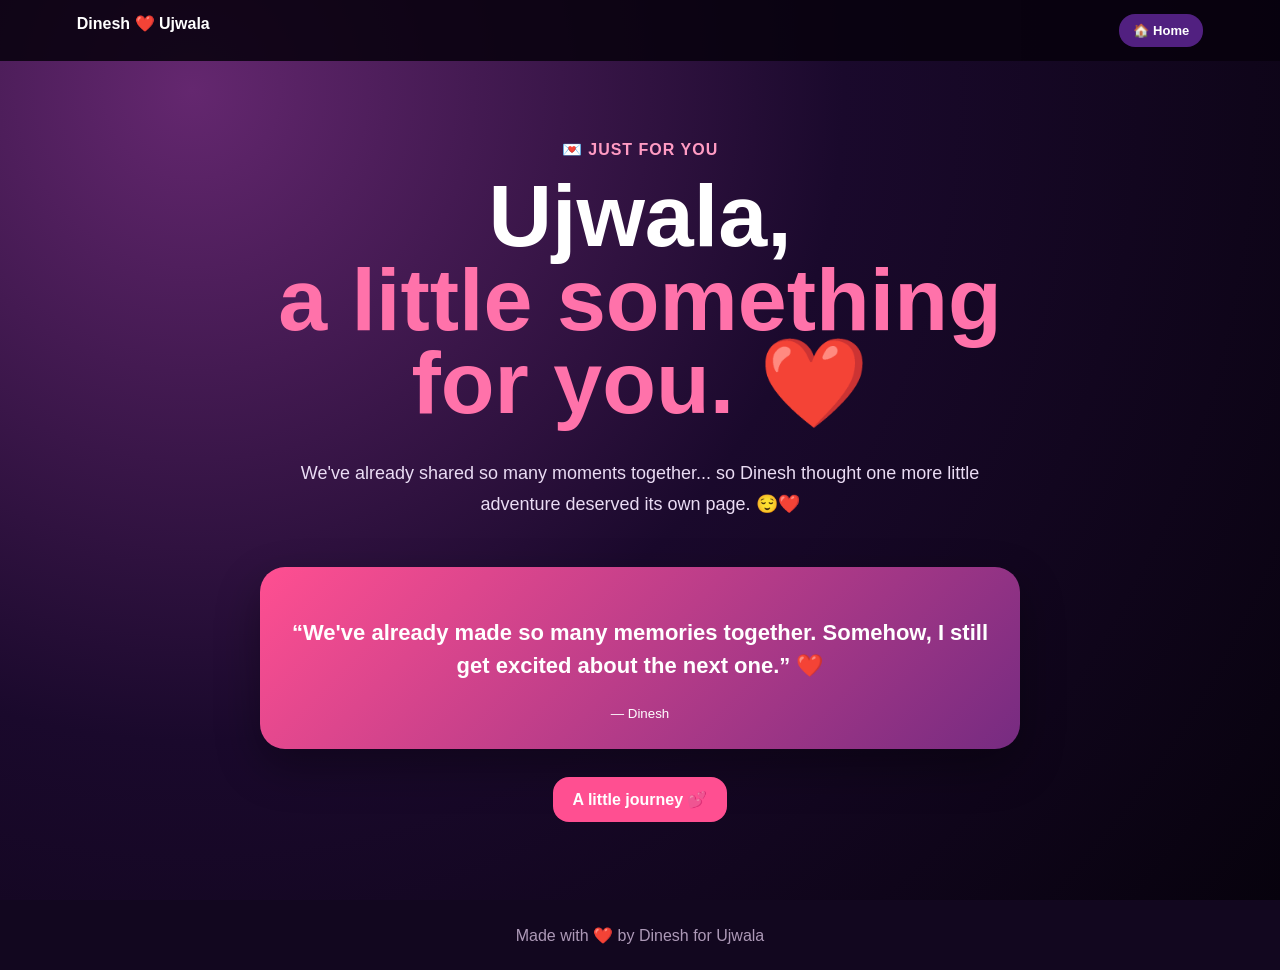
<file: index.html>
<!doctype html><html><head><meta charset="utf-8"><meta name="viewport" content="width=device-width,initial-scale=1"><title>Dinesh ❤️ Ujwala</title><link rel="stylesheet" href="style.css"></head><body><nav><a class="logo" href="index.html">Dinesh <span class="pink">❤️</span> Ujwala</a><a class="navbtn" href="index.html">🏠 Home</a></nav><main class="page"><section class="hero"><div class="kicker">💌 JUST FOR YOU</div><h1>Ujwala,<br><span class="pink">a little something for you. ❤️</span></h1><p class="lead">We've already shared so many moments together... so Dinesh thought one more little adventure deserved its own page. 😌❤️</p><div class="quote"><p>“We've already made so many memories together. Somehow, I still get excited about the next one.” ❤️</p><small>— Dinesh</small></div><a class="btn" href="reasons.html">A little journey 💕</a></section></main><footer>Made with ❤️ by Dinesh for Ujwala</footer><script></script></body></html>
</file>
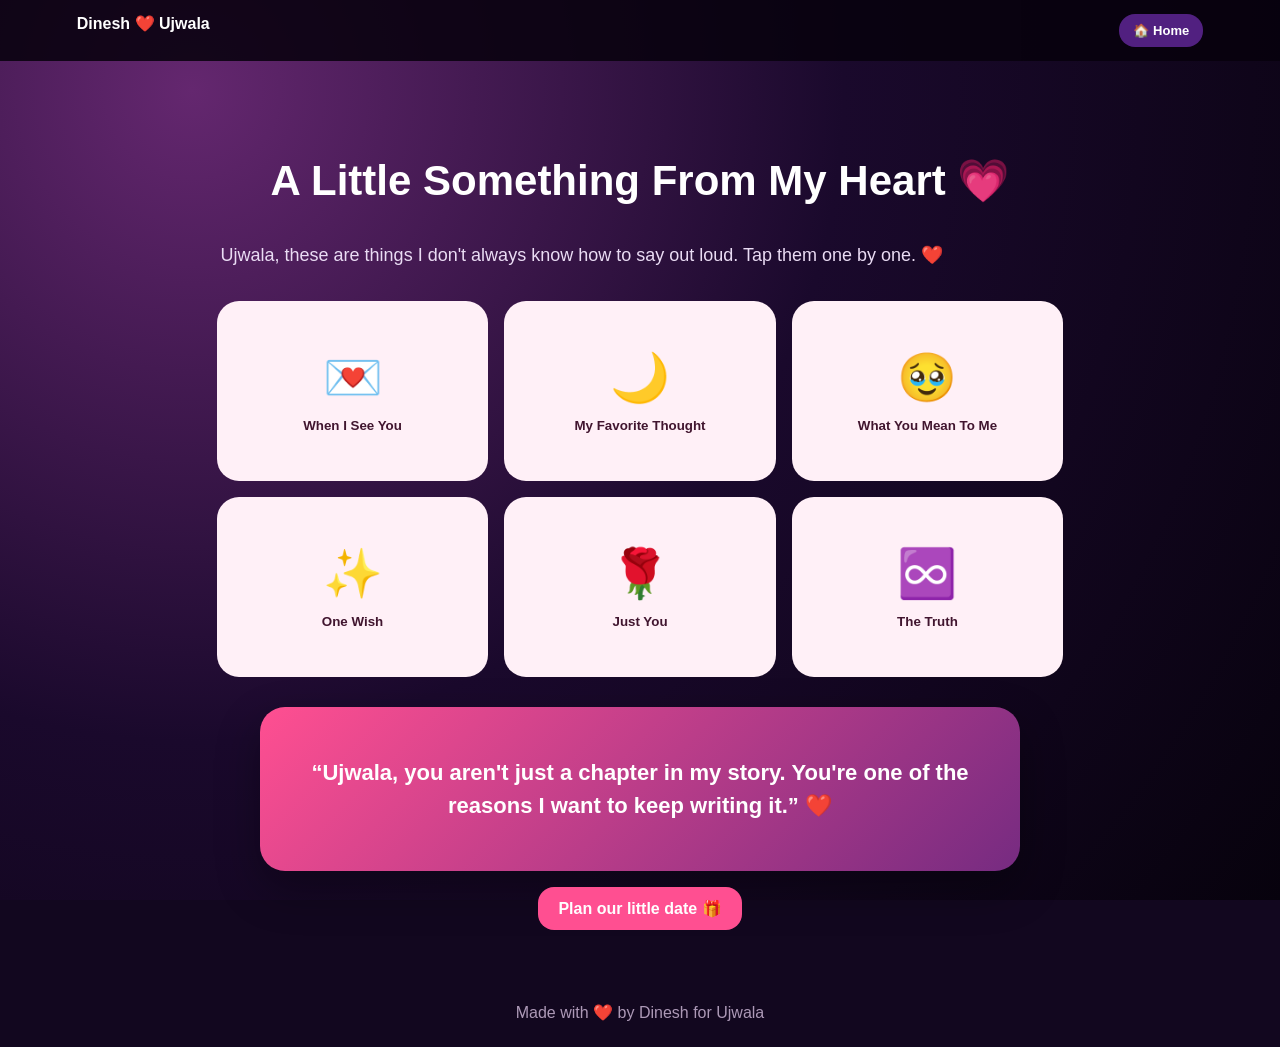
<file: heart.html>
<!doctype html><html><head><meta charset="utf-8"><meta name="viewport" content="width=device-width,initial-scale=1"><title>A Little From My Heart</title><link rel="stylesheet" href="style.css"></head><body><nav><a class="logo" href="index.html">Dinesh <span class="pink">❤️</span> Ujwala</a><a class="navbtn" href="index.html">🏠 Home</a></nav><main class="page"><h2>A Little Something From My Heart 💗</h2><p class="lead">Ujwala, these are things I don't always know how to say out loud. Tap them one by one. ❤️</p><div class="cards"><button class="card" data-m="There are people who make you smile when you talk to them. And then there's you — you make me smile just by seeing your name."><span class="emoji">💌</span>When I See You</button><button class="card" data-m="No matter how busy my day gets, somehow my mind always finds a little moment to think about you."><span class="emoji">🌙</span>My Favorite Thought</button><button class="card" data-m="You became someone I look forward to, someone I miss, and someone I want beside me."><span class="emoji">🥹</span>What You Mean To Me</button><button class="card" data-m="My wish isn't for a perfect life. It's for many ordinary days together that become our favorite memories."><span class="emoji">✨</span>One Wish</button><button class="card" data-m="I don't need an elaborate reason to choose you. My heart already did. ❤️"><span class="emoji">🌹</span>Just You</button><button class="card" data-m="I don't know what every tomorrow will bring. But I know I'd love to have you somewhere in all of them. ❤️"><span class="emoji">♾️</span>The Truth</button></div><div id="h" class="reveal"></div><div class="quote"><p>“Ujwala, you aren't just a chapter in my story. You're one of the reasons I want to keep writing it.” ❤️</p></div><div style="text-align:center"><a class="btn" href="surprise.html">Plan our little date 🎁</a></div></main><footer>Made with ❤️ by Dinesh for Ujwala</footer><script>function showReveal(el,msg){el.style.display="block";el.textContent=msg;setTimeout(function(){el.scrollIntoView({behavior:"smooth",block:"center"})},60)}document.querySelectorAll(".card").forEach(c=>c.onclick=()=>showReveal(h,c.dataset.m));</script></body></html>
</file>
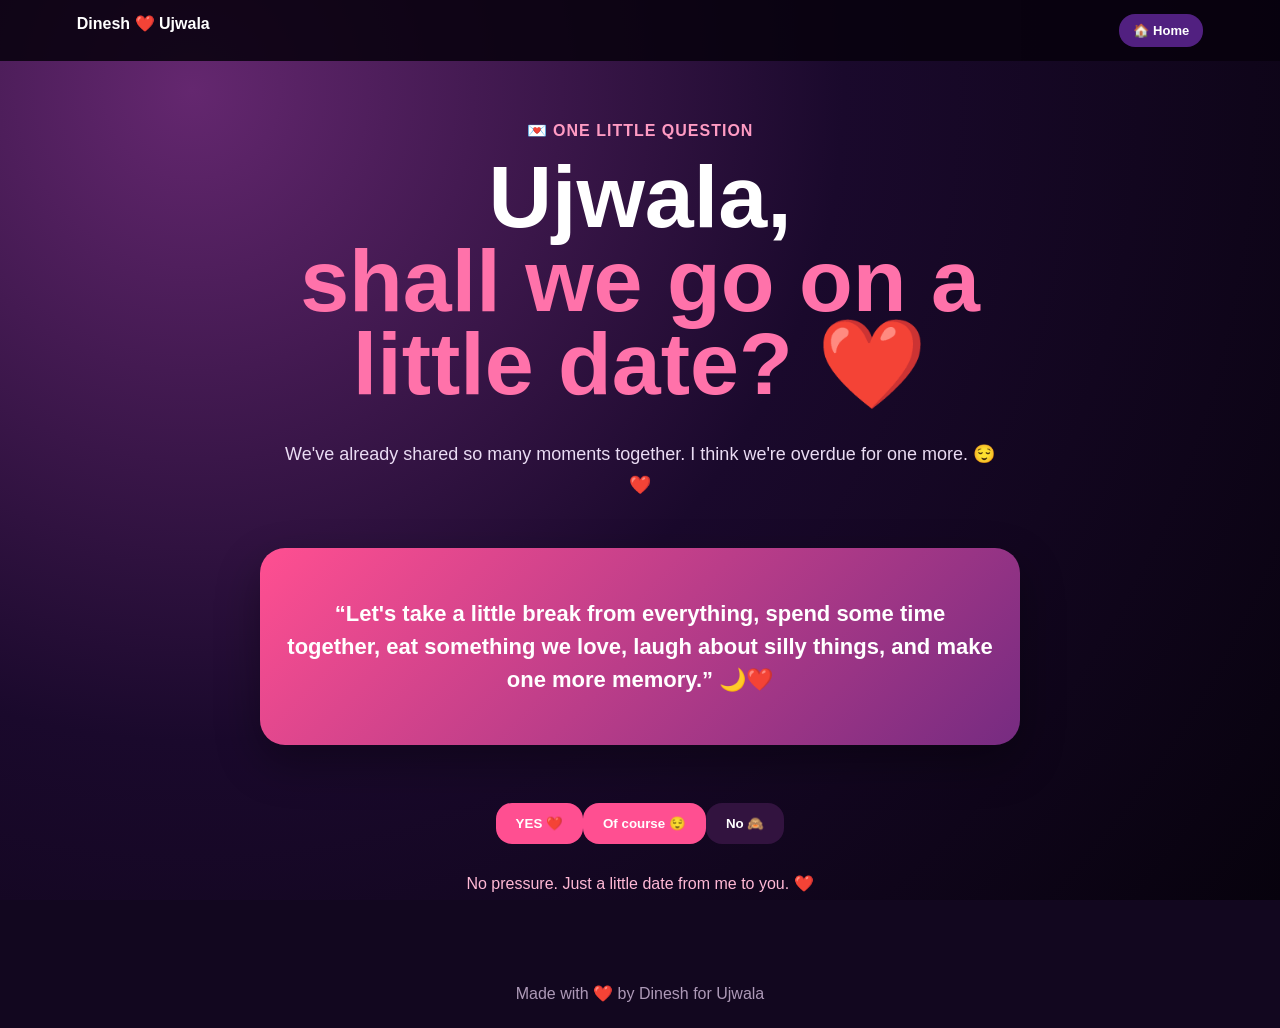
<file: question.html>
<!doctype html><html><head><meta charset="utf-8"><meta name="viewport" content="width=device-width,initial-scale=1"><title>Our Next Little Date</title><link rel="stylesheet" href="style.css"></head><body><nav><a class="logo" href="index.html">Dinesh <span class="pink">❤️</span> Ujwala</a><a class="navbtn" href="index.html">🏠 Home</a></nav><main class="page"><section class="hero"><div class="kicker">💌 ONE LITTLE QUESTION</div><h1>Ujwala,<br><span class="pink">shall we go on a little date? ❤️</span></h1><p class="lead">We've already shared so many moments together. I think we're overdue for one more. 😌❤️</p><div class="quote"><p>“Let's take a little break from everything, spend some time together, eat something we love, laugh about silly things, and make one more memory.” 🌙❤️</p></div><div class="choices"><button id="yes" class="btn">YES ❤️</button><button id="maybe" class="btn secondary">Of course 😌</button><button id="no" class="btn no">No 🙈</button></div><div id="note" class="note">No pressure. Just a little date from me to you. ❤️</div></section></main><footer>Made with ❤️ by Dinesh for Ujwala</footer><script>function dodge(){no.style.position="fixed";no.style.zIndex="40";no.style.left=10+Math.random()*75+"%";no.style.top=15+Math.random()*70+"%";note.textContent="🙈 That button seems to be running away from destiny."}no.onmouseenter=dodge;no.ontouchstart=e=>{e.preventDefault();dodge()};no.onclick=e=>{e.preventDefault();dodge()};maybe.onclick=()=>{note.textContent="That's the answer I was hoping for. 🥹❤️"};yes.onclick=()=>location.href="yes.html";</script></body></html>
</file>
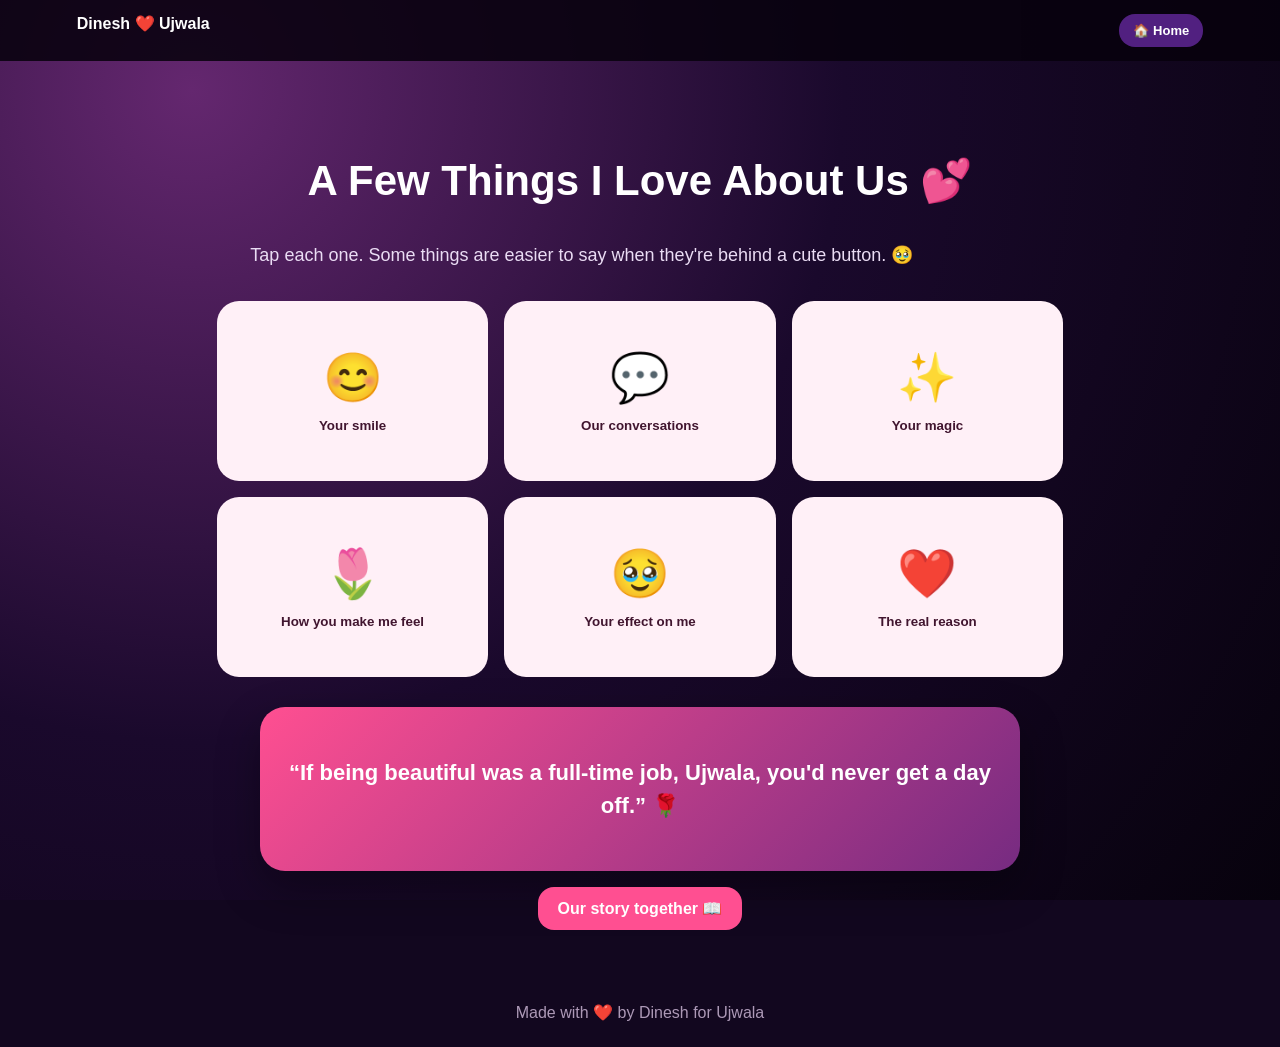
<file: reasons.html>
<!doctype html><html><head><meta charset="utf-8"><meta name="viewport" content="width=device-width,initial-scale=1"><title>A Few Things I Love About Us</title><link rel="stylesheet" href="style.css"></head><body><nav><a class="logo" href="index.html">Dinesh <span class="pink">❤️</span> Ujwala</a><a class="navbtn" href="index.html">🏠 Home</a></nav><main class="page"><h2>A Few Things I Love About Us 💕</h2><p class="lead">Tap each one. Some things are easier to say when they're behind a cute button. 🥹</p><div class="cards"><button class="card" data-m="Your smile has a completely unfair effect on me. One smile from you and suddenly my whole day feels better. ❤️"><span class="emoji">😊</span>Your smile</button><button class="card" data-m="I can talk to you for hours and still not want the conversation to end. 💬"><span class="emoji">💬</span>Our conversations</button><button class="card" data-m="You have a beautiful way of making ordinary moments feel like memories I want to keep. ✨"><span class="emoji">✨</span>Your magic</button><button class="card" data-m="I love how comfortable I feel being myself around you. 🤍"><span class="emoji">🌷</span>How you make me feel</button><button class="card" data-m="Sometimes I smile just because I thought of you. You really have no idea what you do to me. 🥹"><span class="emoji">🥹</span>Your effect on me</button><button class="card" data-m="The simplest answer is also the most honest one: you're Ujwala. And my heart chose you. ❤️"><span class="emoji">❤️</span>The real reason</button></div><div id="r" class="reveal"></div><div class="quote"><p>“If being beautiful was a full-time job, Ujwala, you'd never get a day off.” 🌹</p></div><div style="text-align:center"><a class="btn" href="story.html">Our story together 📖</a></div></main><footer>Made with ❤️ by Dinesh for Ujwala</footer><script>function showReveal(el,msg){el.style.display="block";el.textContent=msg;setTimeout(function(){el.scrollIntoView({behavior:"smooth",block:"center"})},60)}document.querySelectorAll(".card").forEach(c=>c.onclick=()=>showReveal(r,c.dataset.m));</script></body></html>
</file>
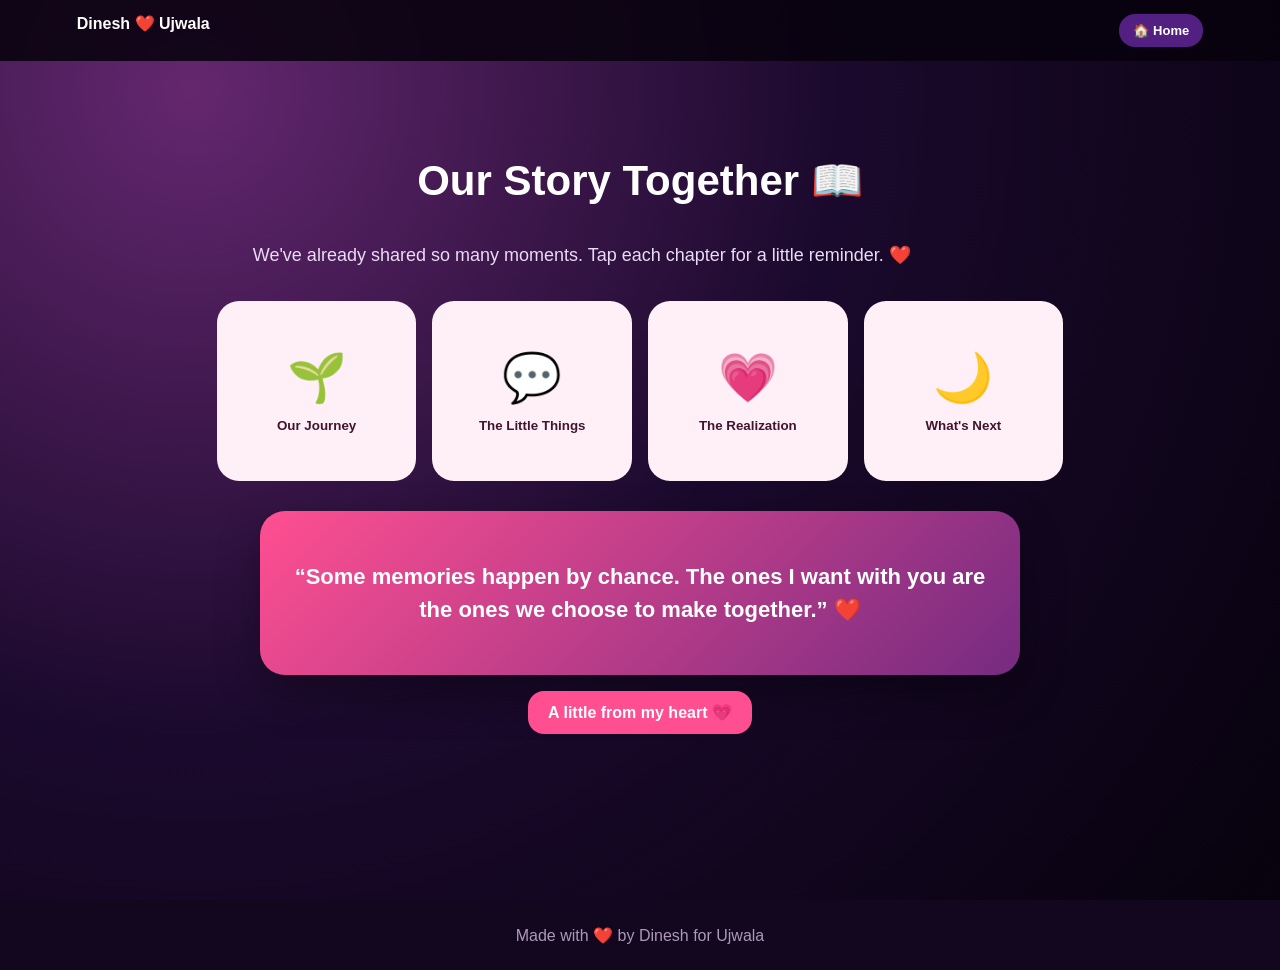
<file: story.html>
<!doctype html><html><head><meta charset="utf-8"><meta name="viewport" content="width=device-width,initial-scale=1"><title>Our Story Together</title><link rel="stylesheet" href="style.css"></head><body><nav><a class="logo" href="index.html">Dinesh <span class="pink">❤️</span> Ujwala</a><a class="navbtn" href="index.html">🏠 Home</a></nav><main class="page"><h2>Our Story Together 📖</h2><p class="lead">We've already shared so many moments. Tap each chapter for a little reminder. ❤️</p><div class="timeline"><button class="memory" data-m="Somewhere along the way, talking to you became one of the little things I looked forward to most."><span class="memoji">🌱</span>Our Journey</button><button class="memory" data-m="The conversations, laughter, teasing and tiny moments slowly became some of my favorite things."><span class="memoji">💬</span>The Little Things</button><button class="memory" data-m="One day I realized I wasn't just enjoying your company. I was genuinely missing you when you weren't around. 🥹"><span class="memoji">💗</span>The Realization</button><button class="memory" data-m="And now I want to keep making memories with you, not just remembering the old ones. ❤️"><span class="memoji">🌙</span>What's Next</button></div><div id="s" class="reveal"></div><div class="quote"><p>“Some memories happen by chance. The ones I want with you are the ones we choose to make together.” ❤️</p></div><div style="text-align:center"><a class="btn" href="heart.html">A little from my heart 💗</a></div></main><footer>Made with ❤️ by Dinesh for Ujwala</footer><script>function showReveal(el,msg){el.style.display="block";el.textContent=msg;setTimeout(function(){el.scrollIntoView({behavior:"smooth",block:"center"})},60)}document.querySelectorAll(".memory").forEach(c=>c.onclick=()=>showReveal(s,c.dataset.m));</script></body></html>
</file>
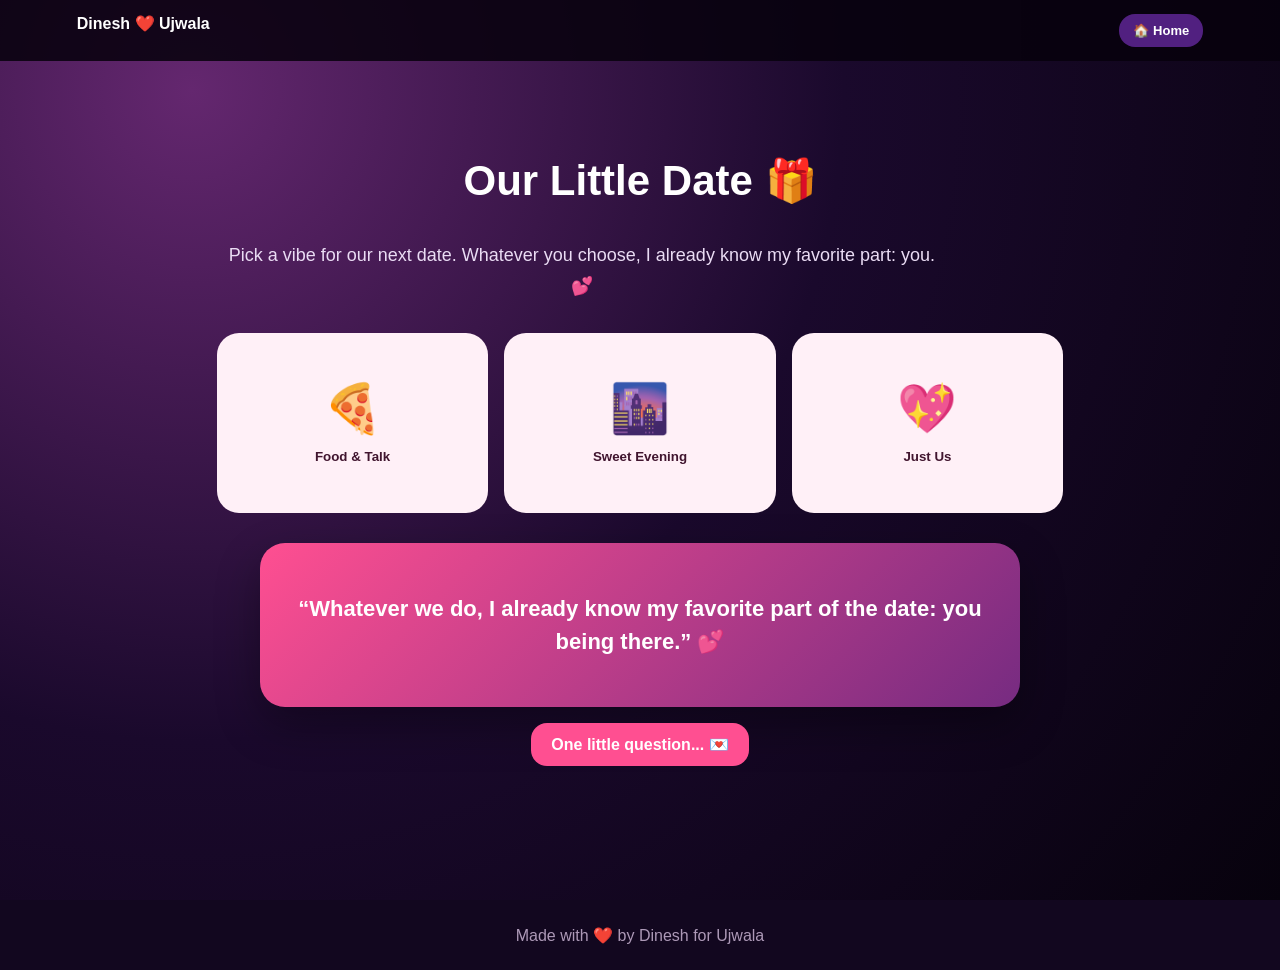
<file: surprise.html>
<!doctype html><html><head><meta charset="utf-8"><meta name="viewport" content="width=device-width,initial-scale=1"><title>Our Little Date</title><link rel="stylesheet" href="style.css"></head><body><nav><a class="logo" href="index.html">Dinesh <span class="pink">❤️</span> Ujwala</a><a class="navbtn" href="index.html">🏠 Home</a></nav><main class="page"><h2>Our Little Date 🎁</h2><p class="lead">Pick a vibe for our next date. Whatever you choose, I already know my favorite part: you. 💕</p><div class="mystery"><button class="box" data-m="🍕 Good food, comfortable conversations and absolutely no sharing of dessert. Okay... maybe a little. 😌"><span>🍕</span>Food & Talk</button><button class="box" data-m="🌆 A slow evening, a little walk, lots of talking and one of those moments where neither of us wants to go home."><span>🌆</span>Sweet Evening</button><button class="box" data-m="💖 Something simple: you, me, lots of smiles and one more memory we'll keep."><span>💖</span>Just Us</button></div><div id="x" class="reveal"></div><div class="quote"><p>“Whatever we do, I already know my favorite part of the date: you being there.” 💕</p></div><div style="text-align:center"><a class="btn" href="question.html">One little question... 💌</a></div></main><footer>Made with ❤️ by Dinesh for Ujwala</footer><script>function showReveal(el,msg){el.style.display="block";el.textContent=msg;setTimeout(function(){el.scrollIntoView({behavior:"smooth",block:"center"})},60)}document.querySelectorAll(".box").forEach(c=>c.onclick=()=>showReveal(x,c.dataset.m));</script></body></html>
</file>
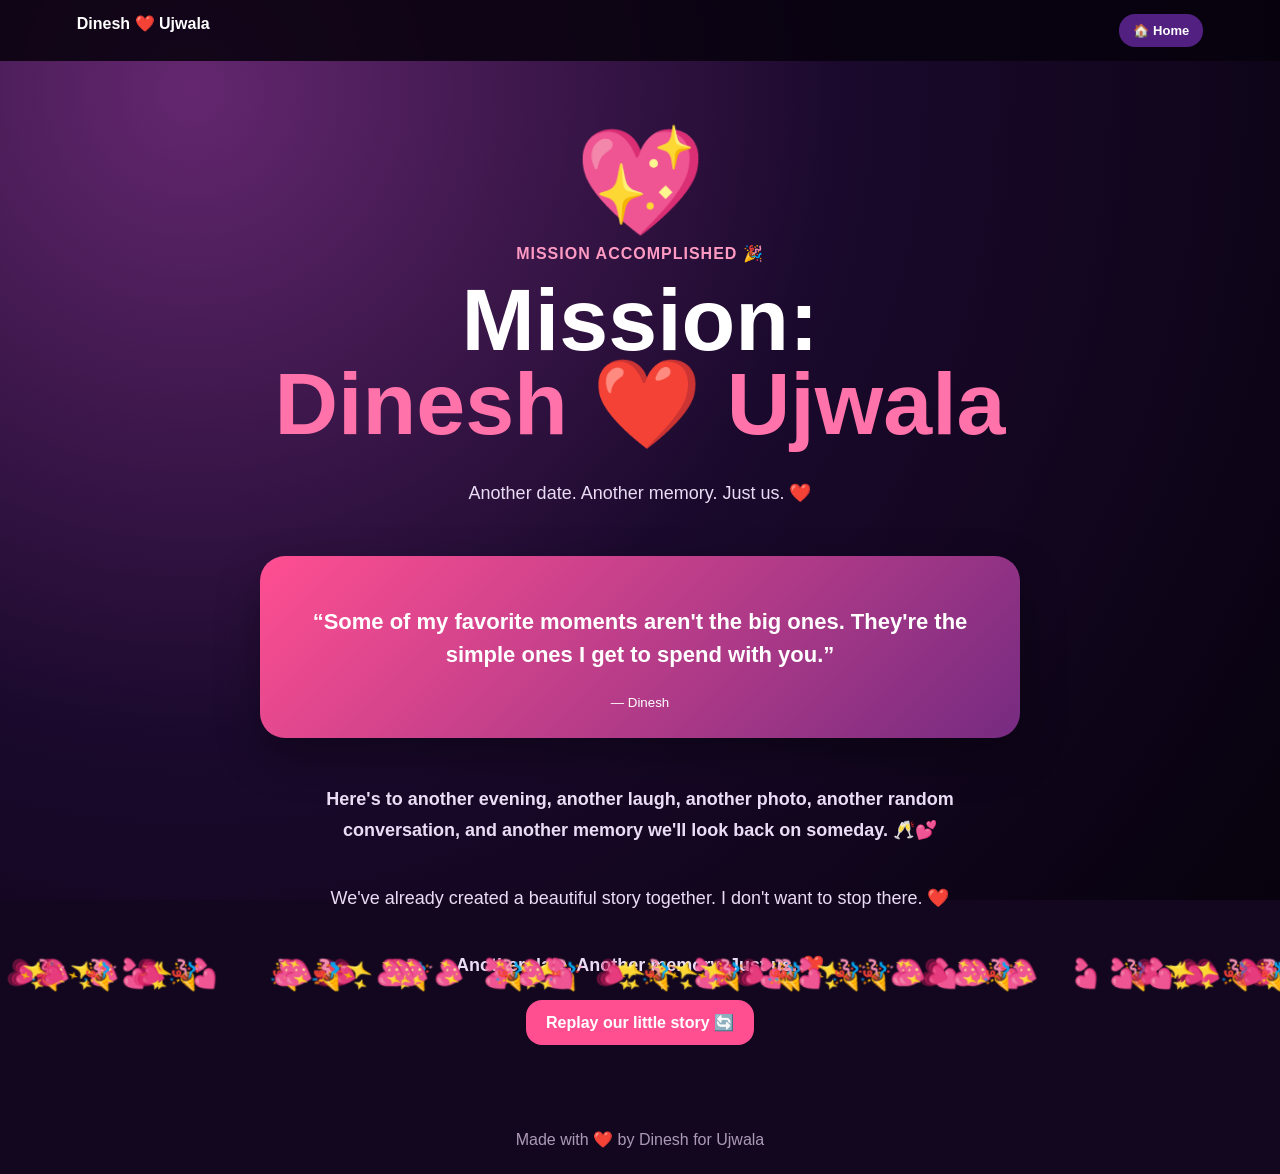
<file: yes.html>
<!doctype html><html><head><meta charset="utf-8"><meta name="viewport" content="width=device-width,initial-scale=1"><title>Mission: Dinesh ❤️ Ujwala</title><link rel="stylesheet" href="style.css"></head><body><nav><a class="logo" href="index.html">Dinesh <span class="pink">❤️</span> Ujwala</a><a class="navbtn" href="index.html">🏠 Home</a></nav><main class="page"><section class="hero"><div class="heart">💖</div><div class="kicker">MISSION ACCOMPLISHED 🎉</div><h1>Mission:<br><span class="pink">Dinesh ❤️ Ujwala</span></h1><p class="lead">Another date. Another memory. Just us. ❤️</p><div class="quote"><p>“Some of my favorite moments aren't the big ones. They're the simple ones I get to spend with you.”</p><small>— Dinesh</small></div><p class="lead"><b>Here's to another evening, another laugh, another photo, another random conversation, and another memory we'll look back on someday. 🥂💕</b></p><p class="lead">We've already created a beautiful story together. I don't want to stop there. ❤️</p><p class="lead"><b>Another date. Another memory. Just us. ❤️</b></p><a class="btn" href="index.html">Replay our little story 🔄</a></section></main><footer>Made with ❤️ by Dinesh for Ujwala</footer><script>for(let i=0;i<90;i++){let c=document.createElement("span");c.className="conf";c.textContent=["💖","💕","✨","🎉","💗"][Math.floor(Math.random()*5)];c.style.left=Math.random()*100+"%";c.style.animationDelay=Math.random()*2+"s";document.body.appendChild(c)}</script></body></html>
</file>
<file: style.css>
*{box-sizing:border-box}body{margin:0;font-family:Arial,sans-serif;background:#12071f;color:#fff;min-height:100vh}body:before{content:"";position:fixed;inset:0;z-index:-1;background:radial-gradient(circle at 15% 10%,#64276f,#1a092c 48%,#07020d)}nav{position:sticky;top:0;z-index:5;padding:14px 6%;display:flex;justify-content:space-between;background:#08020ddd}.logo{font-weight:800;text-decoration:none;color:white}.pink{color:#ff72aa}.navbtn,.btn{border:0;border-radius:16px;padding:13px 20px;font-weight:800;color:white;background:#ff4f91;text-decoration:none;cursor:pointer}.navbtn{padding:9px 14px;background:#512080;font-size:13px}.page{max-width:1000px;margin:auto;padding:60px 6%;min-height:calc(100vh - 60px)}.hero{min-height:80vh;display:flex;flex-direction:column;align-items:center;justify-content:center;text-align:center}.kicker{color:#ff9bc3;font-weight:800;letter-spacing:1px}h1{font-size:clamp(46px,8vw,88px);line-height:.95;margin:15px 0}h2{text-align:center;font-size:42px}.lead{max-width:730px;text-align:center;color:#eadcf4;font-size:18px;line-height:1.75}.quote{max-width:760px;margin:28px auto;padding:27px;border-radius:25px;background:linear-gradient(135deg,#ff4f91,#762b81);text-align:center;box-shadow:0 18px 45px #0005}.quote p{font-size:22px;line-height:1.5;font-weight:700}.cards,.timeline,.mystery{display:grid;grid-template-columns:repeat(3,1fr);gap:16px;margin:30px 0}.timeline{grid-template-columns:repeat(4,1fr)}.card,.memory,.box{border:0;background:#fff0f7;color:#41152f;border-radius:22px;padding:24px 15px;min-height:180px;font-weight:800;cursor:pointer;transition:.25s;text-align:center}.card:hover,.memory:hover,.box:hover{transform:translateY(-6px)}.emoji,.memoji,.box span{font-size:48px;display:block;margin-bottom:12px}.reveal{display:none;background:#ffe0ed;color:#54183f;max-width:760px;margin:20px auto;padding:20px;border-radius:18px;text-align:center;font-weight:700;line-height:1.7}.choices{text-align:center;margin:30px}.no{background:#32133f;position:relative}.note{text-align:center;color:#ffb9d5;min-height:25px}.heart{font-size:105px;animation:pulse 1s infinite alternate}@keyframes pulse{to{transform:scale(1.12)}}.conf{position:fixed;top:-30px;font-size:25px;z-index:50;animation:fall 3s linear forwards}@keyframes fall{to{transform:translateY(110vh) rotate(650deg)}}footer{text-align:center;padding:25px;color:#ad99b7}@media(max-width:700px){.cards,.timeline,.mystery{grid-template-columns:1fr 1fr}}@media(max-width:450px){.cards,.timeline,.mystery{grid-template-columns:1fr}h2{font-size:34px}}
</file>
